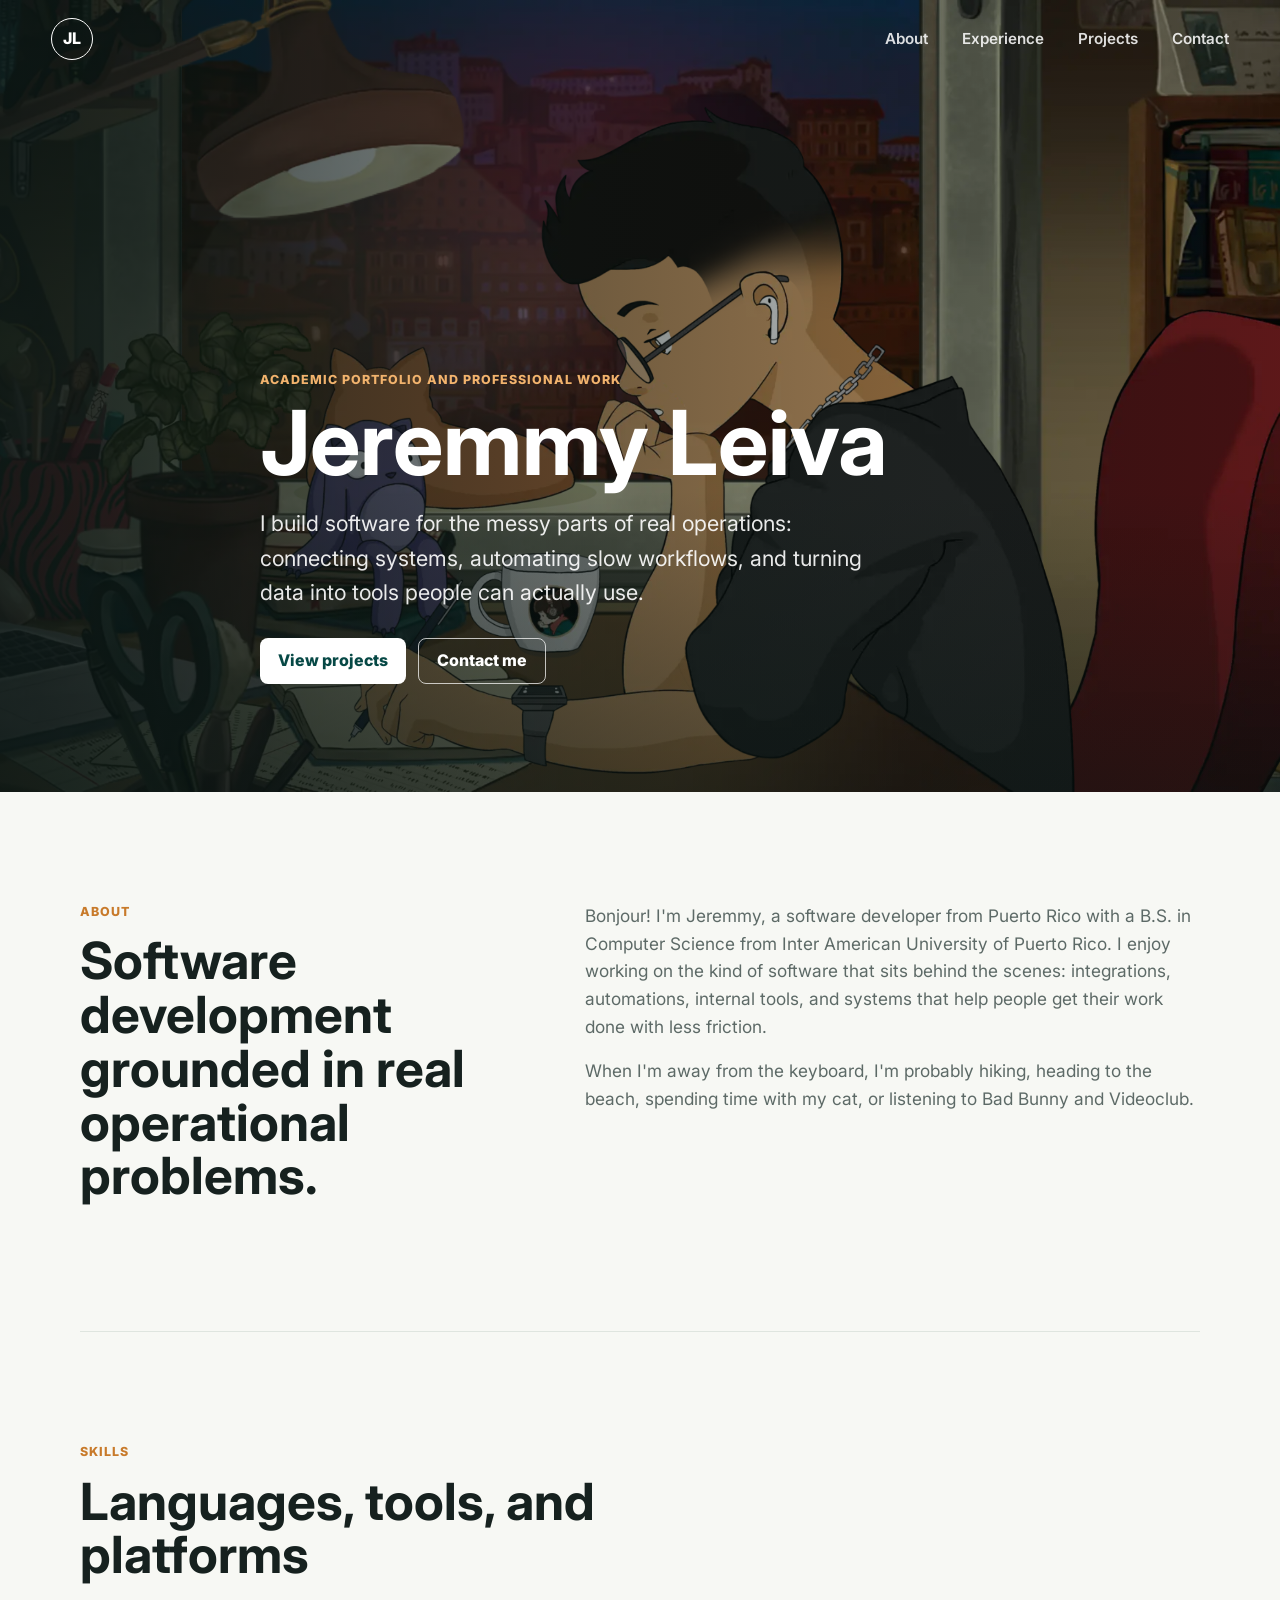
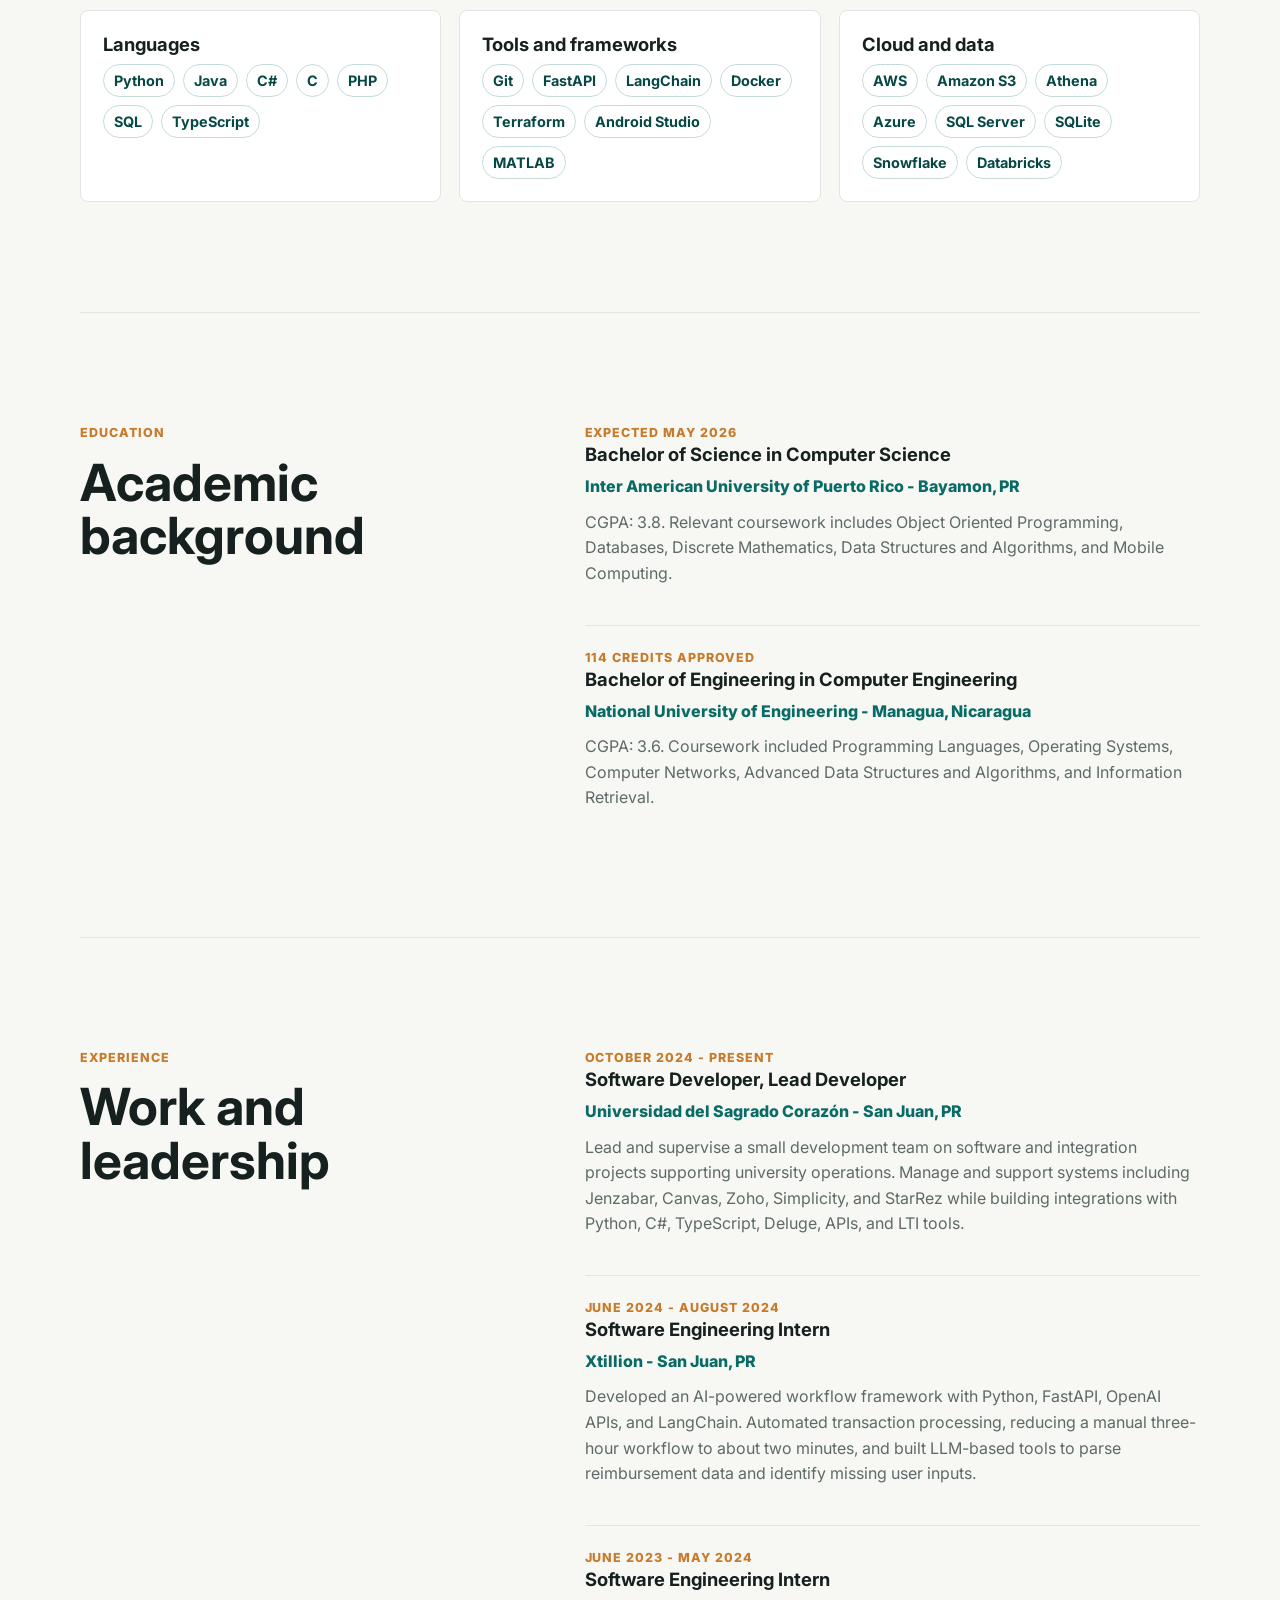
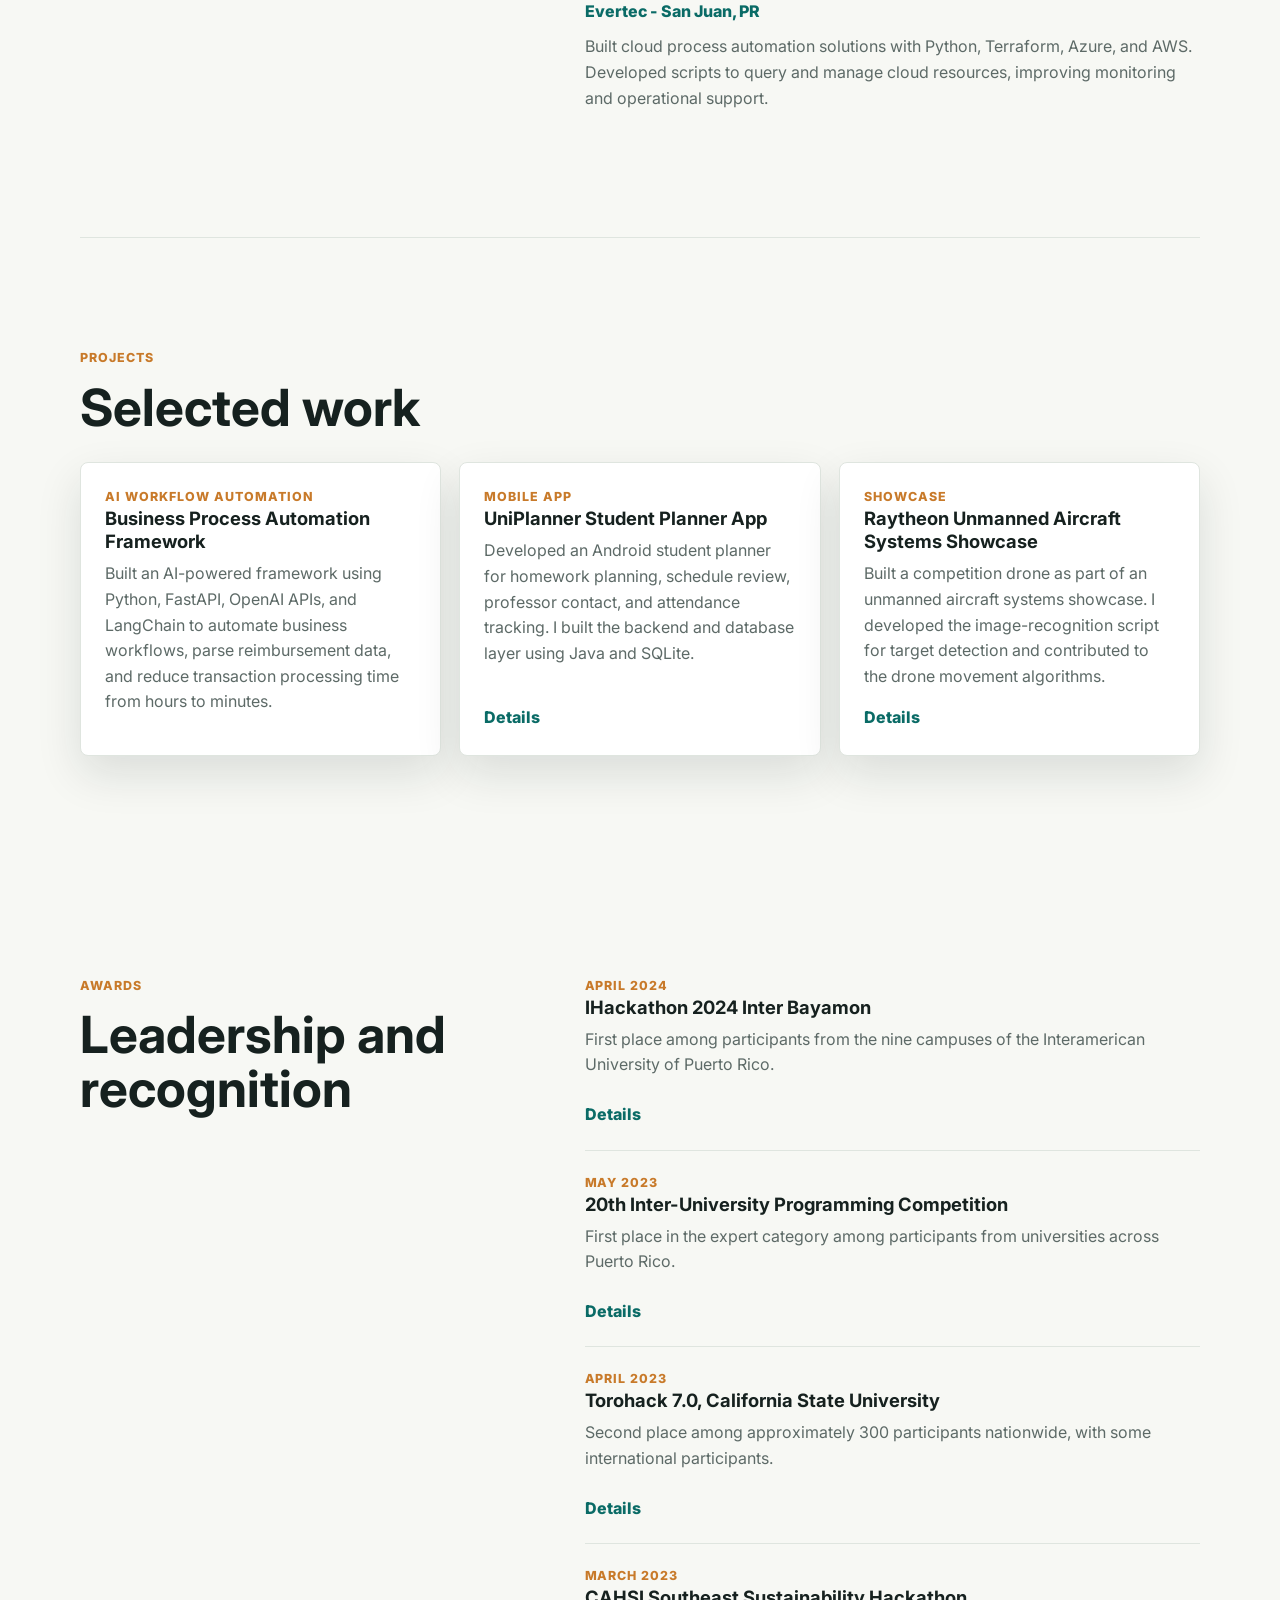
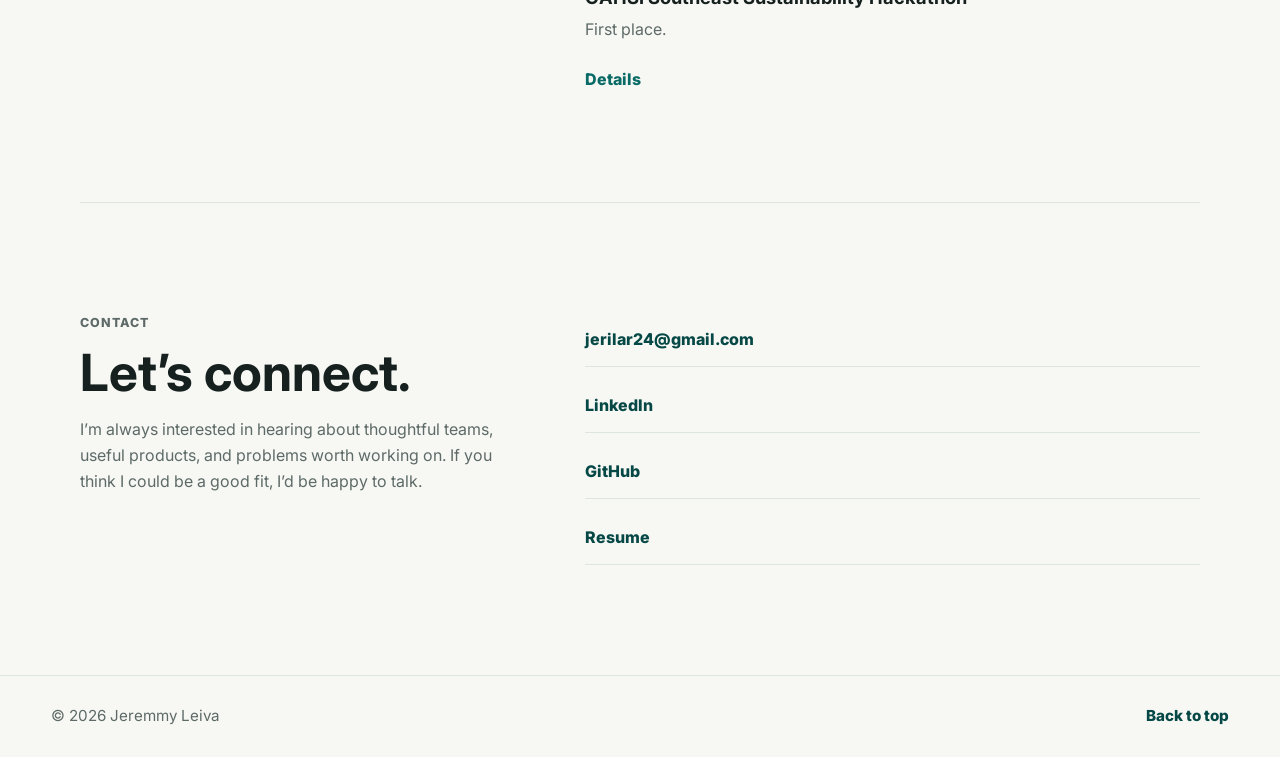
<file: index.html>
<!doctype html>
<html lang="en">
  <head>
    <meta charset="utf-8">
    <meta name="viewport" content="width=device-width, initial-scale=1">
    <meta
      name="description"
      content="Portfolio for Jeremmy Leiva, a computer science student and software developer focused on automation, integrations, cloud, and AI-powered tools."
    >
    <title>Jeremmy Leiva | Portfolio</title>
    <link rel="preconnect" href="https://fonts.googleapis.com">
    <link rel="preconnect" href="https://fonts.gstatic.com" crossorigin>
    <link
      href="https://fonts.googleapis.com/css2?family=Inter:wght@400;500;600;700;800&display=swap"
      rel="stylesheet"
    >
    <link rel="stylesheet" href="styles.css">
  </head>
  <body id="top">
    <header class="site-header">
      <a class="brand" href="#top" aria-label="Go to top">JL</a>
      <nav class="nav" aria-label="Main navigation">
        <a href="#about">About</a>
        <a href="#experience">Experience</a>
        <a href="#projects">Projects</a>
        <a href="#contact">Contact</a>
      </nav>
    </header>

    <main>
      <section class="hero" aria-labelledby="hero-title">
        <img class="hero-image" src="assets/hero-workspace.png" alt="">
        <div class="hero-overlay"></div>
        <div class="hero-content">
          <p class="eyebrow">Academic portfolio and professional work</p>
          <h1 id="hero-title">Jeremmy Leiva</h1>
          <p class="hero-summary">
            I build software for the messy parts of real operations: connecting
            systems, automating slow workflows, and turning data into tools
            people can actually use.
          </p>
          <div class="hero-actions">
            <a class="button primary" href="#projects">View projects</a>
            <a class="button secondary" href="#contact">Contact me</a>
          </div>
        </div>
      </section>

      <section class="section intro-grid" id="about">
        <div>
          <p class="section-label">About</p>
          <h2>Software development grounded in real operational problems.</h2>
        </div>
        <div class="intro-copy">
          <p>
            Bonjour! I'm Jeremmy, a software developer from Puerto Rico with a
            B.S. in Computer Science from Inter American University of Puerto
            Rico. I enjoy working on the kind of software that sits behind the
            scenes: integrations, automations, internal tools, and systems that
            help people get their work done with less friction.
          </p>
          <p>
            When I'm away from the keyboard, I'm probably hiking, heading to the
            beach, spending time with my cat, or listening to Bad Bunny and
            Videoclub.
          </p>
        </div>
      </section>

      <section class="section skills-section">
        <div class="section-heading">
          <p class="section-label">Skills</p>
          <h2>Languages, tools, and platforms</h2>
        </div>
        <div class="skill-groups" aria-label="Technical skills">
          <div>
            <h3>Languages</h3>
            <div class="skill-list">
              <span>Python</span>
              <span>Java</span>
              <span>C#</span>
              <span>C</span>
              <span>PHP</span>
              <span>SQL</span>
              <span>TypeScript</span>
            </div>
          </div>
          <div>
            <h3>Tools and frameworks</h3>
            <div class="skill-list">
              <span>Git</span>
              <span>FastAPI</span>
              <span>LangChain</span>
              <span>Docker</span>
              <span>Terraform</span>
              <span>Android Studio</span>
              <span>MATLAB</span>
            </div>
          </div>
          <div>
            <h3>Cloud and data</h3>
            <div class="skill-list">
              <span>AWS</span>
              <span>Amazon S3</span>
              <span>Athena</span>
              <span>Azure</span>
              <span>SQL Server</span>
              <span>SQLite</span>
              <span>Snowflake</span>
              <span>Databricks</span>
            </div>
          </div>
        </div>
      </section>

      <section class="section two-column">
        <div>
          <p class="section-label">Education</p>
          <h2>Academic background</h2>
        </div>
        <div class="timeline">
          <article class="timeline-item">
            <div class="timeline-meta">Expected May 2026</div>
            <h3>Bachelor of Science in Computer Science</h3>
            <p class="item-subtitle">
              <a href="https://www.inter.edu/en/" target="_blank" rel="noopener noreferrer">
                Inter American University of Puerto Rico
              </a>
              - Bayamon, PR
            </p>
            <p>
              CGPA: 3.8. Relevant coursework includes Object Oriented
              Programming, Databases, Discrete Mathematics, Data Structures and
              Algorithms, and Mobile Computing.
            </p>
          </article>
          <article class="timeline-item">
            <div class="timeline-meta">114 credits approved</div>
            <h3>Bachelor of Engineering in Computer Engineering</h3>
            <p class="item-subtitle">
              <a href="https://www.uni.edu.ni/index.html" target="_blank" rel="noopener noreferrer">
                National University of Engineering
              </a>
              - Managua, Nicaragua
            </p>
            <p>
              CGPA: 3.6. Coursework included Programming Languages, Operating
              Systems, Computer Networks, Advanced Data Structures and
              Algorithms, and Information Retrieval.
            </p>
          </article>
        </div>
      </section>

      <section class="section two-column" id="experience">
        <div>
          <p class="section-label">Experience</p>
          <h2>Work and leadership</h2>
        </div>
        <div class="timeline">
          <article class="timeline-item">
            <div class="timeline-meta">October 2024 - Present</div>
            <h3>Software Developer, Lead Developer</h3>
            <p class="item-subtitle">
              <a href="https://www.sagrado.edu/" target="_blank" rel="noopener noreferrer">
                Universidad del Sagrado Corazón
              </a>
              - San Juan, PR
            </p>
            <p>
              Lead and supervise a small development team on software and
              integration projects supporting university operations. Manage and
              support systems including Jenzabar, Canvas, Zoho, Simplicity, and
              StarRez while building integrations with Python, C#, TypeScript,
              Deluge, APIs, and LTI tools.
            </p>
          </article>
          <article class="timeline-item">
            <div class="timeline-meta">June 2024 - August 2024</div>
            <h3>Software Engineering Intern</h3>
            <p class="item-subtitle">
              <a href="https://www.xtillion.com/" target="_blank" rel="noopener noreferrer">
                Xtillion
              </a>
              - San Juan, PR
            </p>
            <p>
              Developed an AI-powered workflow framework with Python, FastAPI,
              OpenAI APIs, and LangChain. Automated transaction processing,
              reducing a manual three-hour workflow to about two minutes, and
              built LLM-based tools to parse reimbursement data and identify
              missing user inputs.
            </p>
          </article>
          <article class="timeline-item">
            <div class="timeline-meta">June 2023 - May 2024</div>
            <h3>Software Engineering Intern</h3>
            <p class="item-subtitle">
              <a href="https://evertecinc.com/en/who-we-are/" target="_blank" rel="noopener noreferrer">
                Evertec
              </a>
              - San Juan, PR
            </p>
            <p>
              Built cloud process automation solutions with Python, Terraform,
              Azure, and AWS. Developed scripts to query and manage cloud
              resources, improving monitoring and operational support.
            </p>
          </article>
        </div>
      </section>

      <section class="section" id="projects">
        <div class="section-heading">
          <p class="section-label">Projects</p>
          <h2>Selected work</h2>
        </div>
        <div class="project-grid">
          <article class="project-card">
            <div class="project-topline">AI workflow automation</div>
            <h3>Business Process Automation Framework</h3>
            <p>
              Built an AI-powered framework using Python, FastAPI, OpenAI APIs,
              and LangChain to automate business workflows, parse reimbursement
              data, and reduce transaction processing time from hours to minutes.
            </p>
          </article>
          <article class="project-card">
            <div class="project-topline">Mobile app</div>
            <h3>UniPlanner Student Planner App</h3>
            <p>
              Developed an Android student planner for homework planning,
              schedule review, professor contact, and attendance tracking. I
              built the backend and database layer using Java and SQLite.
            </p>
            <a href="projects/uniplanner.html" aria-label="View details about UniPlanner Student Planner App">Details</a>
          </article>
          <article class="project-card">
            <div class="project-topline">Showcase</div>
            <h3>Raytheon Unmanned Aircraft Systems Showcase</h3>
            <p>
              Built a competition drone as part of an unmanned aircraft systems
              showcase. I developed the image-recognition script for target
              detection and contributed to the drone movement algorithms.
            </p>
            <a href="projects/raytheon-uas.html" aria-label="View details about Raytheon Unmanned Aircraft Systems Showcase">Details</a>
          </article>
        </div>
      </section>

      <section class="section two-column">
        <div>
          <p class="section-label">Awards</p>
          <h2>Leadership and recognition</h2>
        </div>
        <div class="timeline">
          <article class="timeline-item">
            <div class="timeline-meta">April 2024</div>
            <h3>IHackathon 2024 Inter Bayamon</h3>
            <p>
              First place among participants from the nine campuses of the
              Interamerican University of Puerto Rico.
            </p>
            <a class="details-link" href="awards/ihackathon-2024.html" aria-label="View details about IHackathon 2024 Inter Bayamon">Details</a>
          </article>
          <article class="timeline-item">
            <div class="timeline-meta">May 2023</div>
            <h3>20th Inter-University Programming Competition</h3>
            <p>
              First place in the expert category among participants from
              universities across Puerto Rico.
            </p>
            <a class="details-link" href="awards/inter-university-programming-competition.html" aria-label="View details about the 20th Inter-University Programming Competition">Details</a>
          </article>
          <article class="timeline-item">
            <div class="timeline-meta">April 2023</div>
            <h3>Torohack 7.0, California State University</h3>
            <p>
              Second place among approximately 300 participants nationwide, with
              some international participants.
            </p>
            <a class="details-link" href="awards/torohack-7.html" aria-label="View details about Torohack 7.0">Details</a>
          </article>
          <article class="timeline-item">
            <div class="timeline-meta">March 2023</div>
            <h3>CAHSI Southeast Sustainability Hackathon</h3>
            <p>
              First place.
            </p>
            <a class="details-link" href="awards/cahsi-sustainability-hackathon.html" aria-label="View details about CAHSI Southeast Sustainability Hackathon">Details</a>
          </article>
        </div>
      </section>

      <section class="section contact" id="contact">
        <div>
          <p class="section-label">Contact</p>
          <h2>Let’s connect.</h2>
          <p>
            I’m always interested in hearing about thoughtful teams, useful
            products, and problems worth working on. If you think I could be a
            good fit, I’d be happy to talk.
          </p>
        </div>
        <div class="contact-links">
          <a href="mailto:jerilar24@gmail.com">jerilar24@gmail.com</a>
          <a href="https://www.linkedin.com/in/jeremmy-leiva-aguilar-jem/">LinkedIn</a>
          <a href="https://github.com/jerilar24">GitHub</a>
          <a href="Jeremmy%20Leiva%20Tech.pdf" download>Resume</a>
        </div>
      </section>
    </main>

    <footer class="footer">
      <span>&copy; <span id="year"></span> Jeremmy Leiva</span>
      <a href="#top">Back to top</a>
    </footer>

    <script src="script.js"></script>
  </body>
</html>
</file>
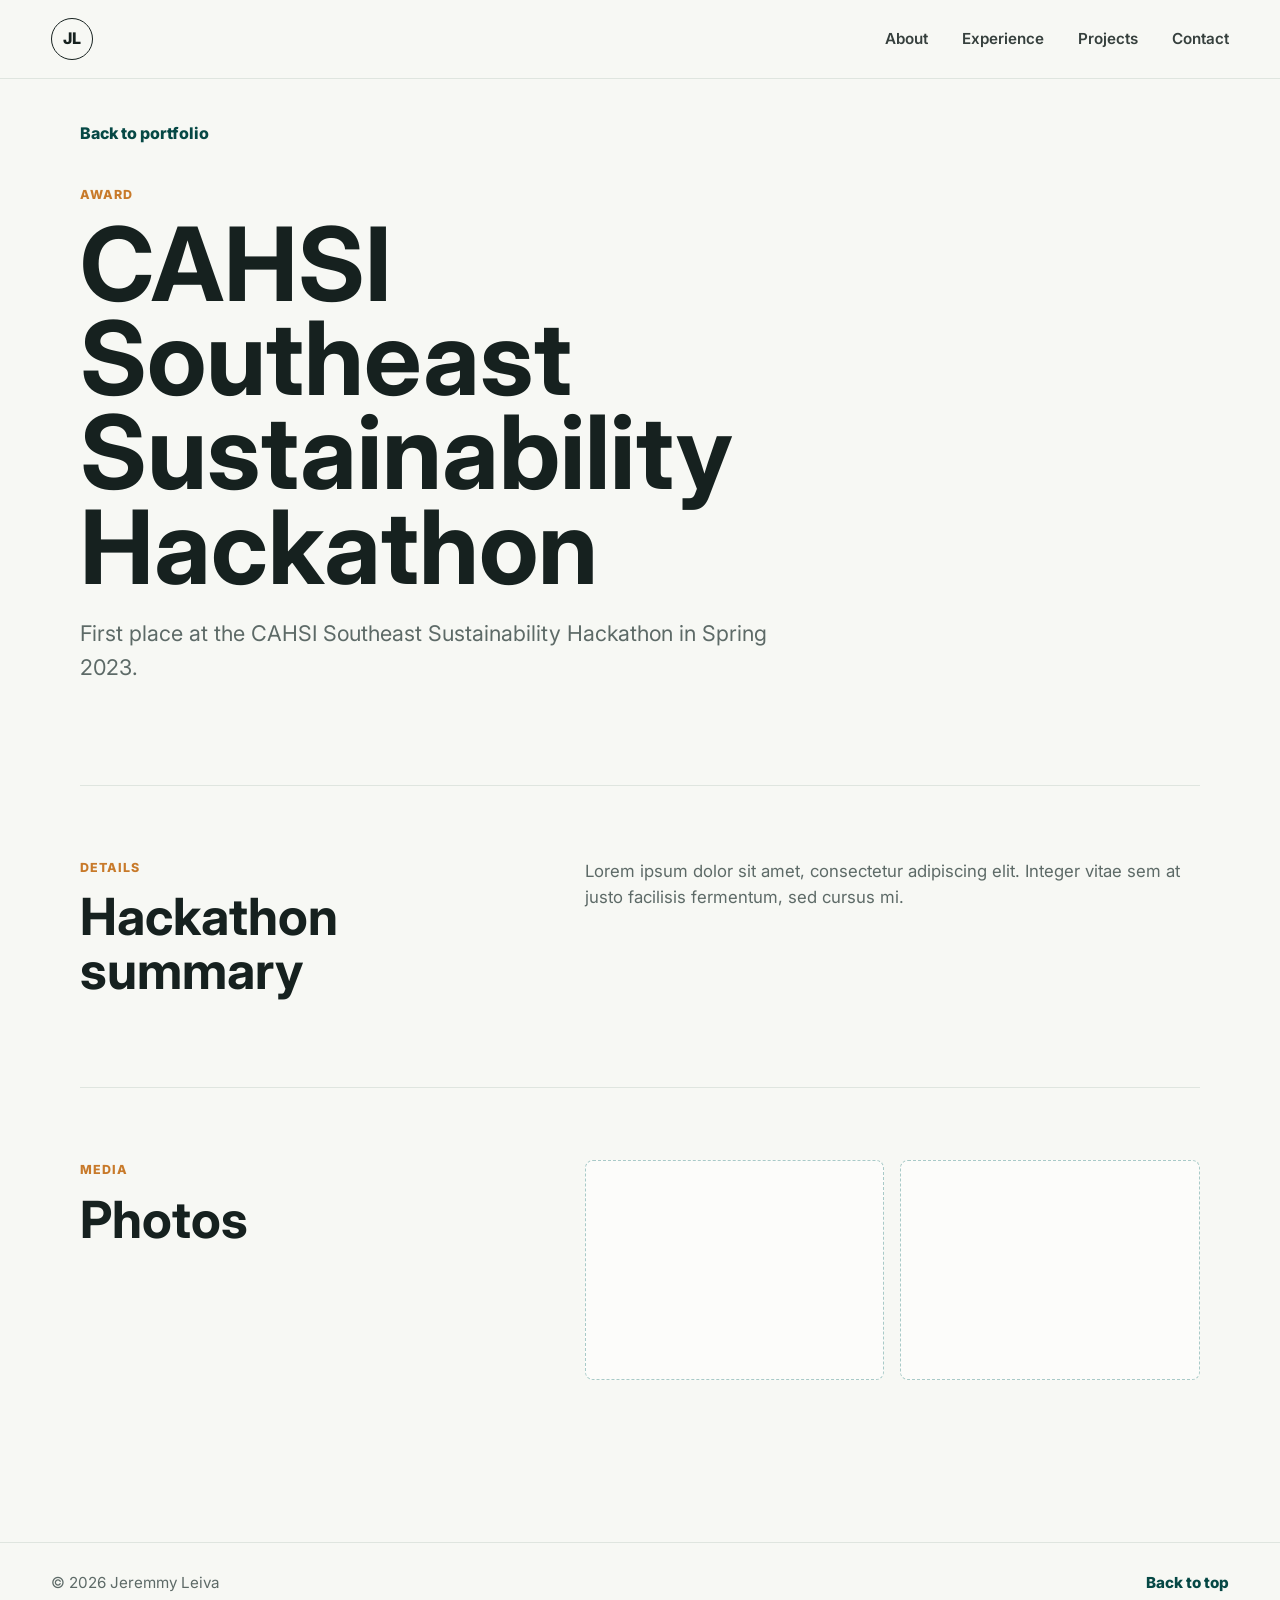
<file: awards/cahsi-sustainability-hackathon.html>
<!doctype html>
<html lang="en">
  <head>
    <meta charset="utf-8">
    <meta name="viewport" content="width=device-width, initial-scale=1">
    <meta
      name="description"
      content="Details about Jeremmy Leiva's first-place award at the CAHSI Southeast Sustainability Hackathon."
    >
    <title>CAHSI Southeast Sustainability Hackathon | Jeremmy Leiva</title>
    <link rel="preconnect" href="https://fonts.googleapis.com">
    <link rel="preconnect" href="https://fonts.gstatic.com" crossorigin>
    <link
      href="https://fonts.googleapis.com/css2?family=Inter:wght@400;500;600;700;800&display=swap"
      rel="stylesheet"
    >
    <link rel="stylesheet" href="../styles.css">
  </head>
  <body class="detail-page" id="top">
    <header class="site-header">
      <a class="brand" href="../index.html" aria-label="Go to home">JL</a>
      <nav class="nav" aria-label="Main navigation">
        <a href="../index.html#about">About</a>
        <a href="../index.html#experience">Experience</a>
        <a href="../index.html#projects">Projects</a>
        <a href="../index.html#contact">Contact</a>
      </nav>
    </header>

    <main class="detail-main">
      <a class="back-link" href="../index.html#projects">Back to portfolio</a>

      <section class="detail-hero">
        <p class="section-label">Award</p>
        <h1>CAHSI Southeast Sustainability Hackathon</h1>
        <p>
          First place at the CAHSI Southeast Sustainability Hackathon in Spring
          2023.
        </p>
      </section>

      <section class="detail-grid">
        <div>
          <p class="section-label">Details</p>
          <h2>Hackathon summary</h2>
        </div>
        <div class="detail-copy">
          <p>
            Lorem ipsum dolor sit amet, consectetur adipiscing elit. Integer
            vitae sem at justo facilisis fermentum, sed cursus mi.
          </p>
        </div>
      </section>

      <section class="detail-grid">
        <div>
          <p class="section-label">Media</p>
          <h2>Photos</h2>
        </div>
        <div class="media-grid">
          <div class="media-slot"></div>
          <div class="media-slot"></div>
        </div>
      </section>
    </main>

    <footer class="footer">
      <span>&copy; <span id="year"></span> Jeremmy Leiva</span>
      <a href="#top">Back to top</a>
    </footer>

    <script src="../script.js"></script>
  </body>
</html>
</file>
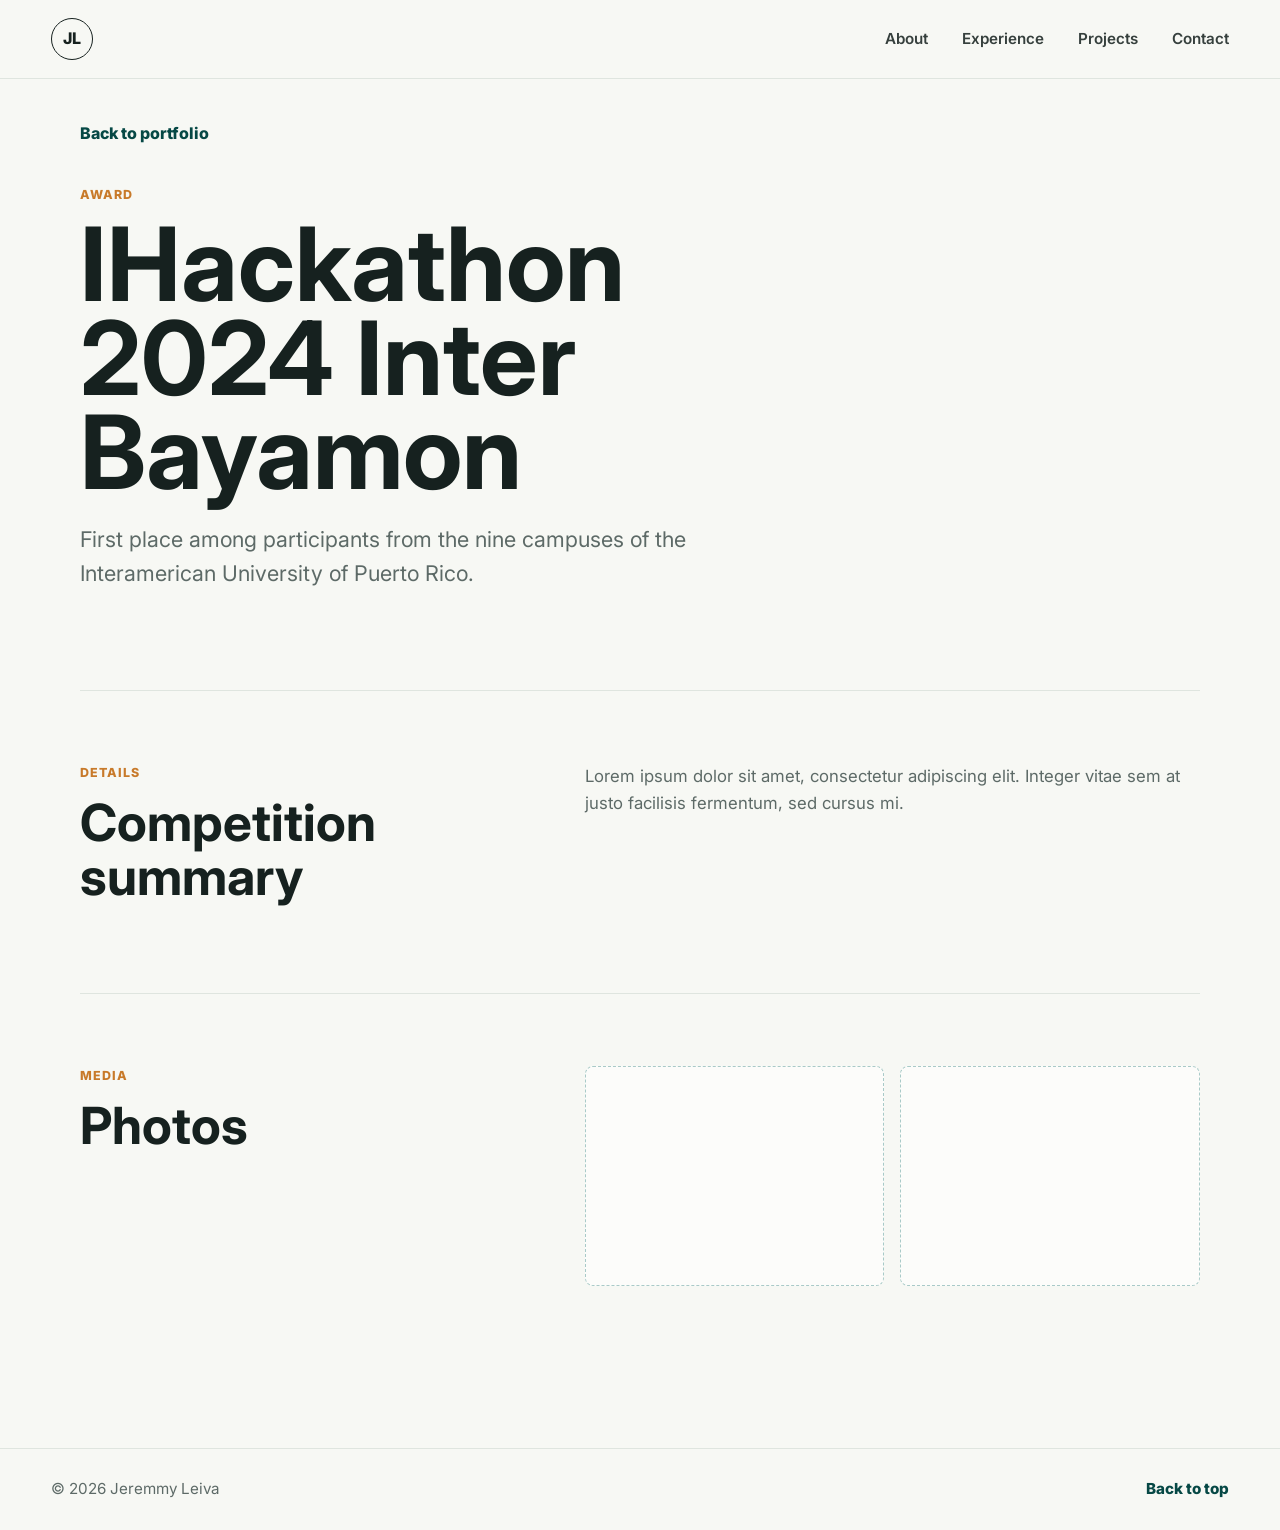
<file: awards/ihackathon-2024.html>
<!doctype html>
<html lang="en">
  <head>
    <meta charset="utf-8">
    <meta name="viewport" content="width=device-width, initial-scale=1">
    <meta
      name="description"
      content="Details about Jeremmy Leiva's first-place award at IHackathon 2024 Inter Bayamon."
    >
    <title>IHackathon 2024 | Jeremmy Leiva</title>
    <link rel="preconnect" href="https://fonts.googleapis.com">
    <link rel="preconnect" href="https://fonts.gstatic.com" crossorigin>
    <link
      href="https://fonts.googleapis.com/css2?family=Inter:wght@400;500;600;700;800&display=swap"
      rel="stylesheet"
    >
    <link rel="stylesheet" href="../styles.css">
  </head>
  <body class="detail-page" id="top">
    <header class="site-header">
      <a class="brand" href="../index.html" aria-label="Go to home">JL</a>
      <nav class="nav" aria-label="Main navigation">
        <a href="../index.html#about">About</a>
        <a href="../index.html#experience">Experience</a>
        <a href="../index.html#projects">Projects</a>
        <a href="../index.html#contact">Contact</a>
      </nav>
    </header>

    <main class="detail-main">
      <a class="back-link" href="../index.html#projects">Back to portfolio</a>

      <section class="detail-hero">
        <p class="section-label">Award</p>
        <h1>IHackathon 2024 Inter Bayamon</h1>
        <p>
          First place among participants from the nine campuses of the
          Interamerican University of Puerto Rico.
        </p>
      </section>

      <section class="detail-grid">
        <div>
          <p class="section-label">Details</p>
          <h2>Competition summary</h2>
        </div>
        <div class="detail-copy">
          <p>
            Lorem ipsum dolor sit amet, consectetur adipiscing elit. Integer
            vitae sem at justo facilisis fermentum, sed cursus mi.
          </p>
        </div>
      </section>

      <section class="detail-grid">
        <div>
          <p class="section-label">Media</p>
          <h2>Photos</h2>
        </div>
        <div class="media-grid">
          <div class="media-slot"></div>
          <div class="media-slot"></div>
        </div>
      </section>
    </main>

    <footer class="footer">
      <span>&copy; <span id="year"></span> Jeremmy Leiva</span>
      <a href="#top">Back to top</a>
    </footer>

    <script src="../script.js"></script>
  </body>
</html>
</file>
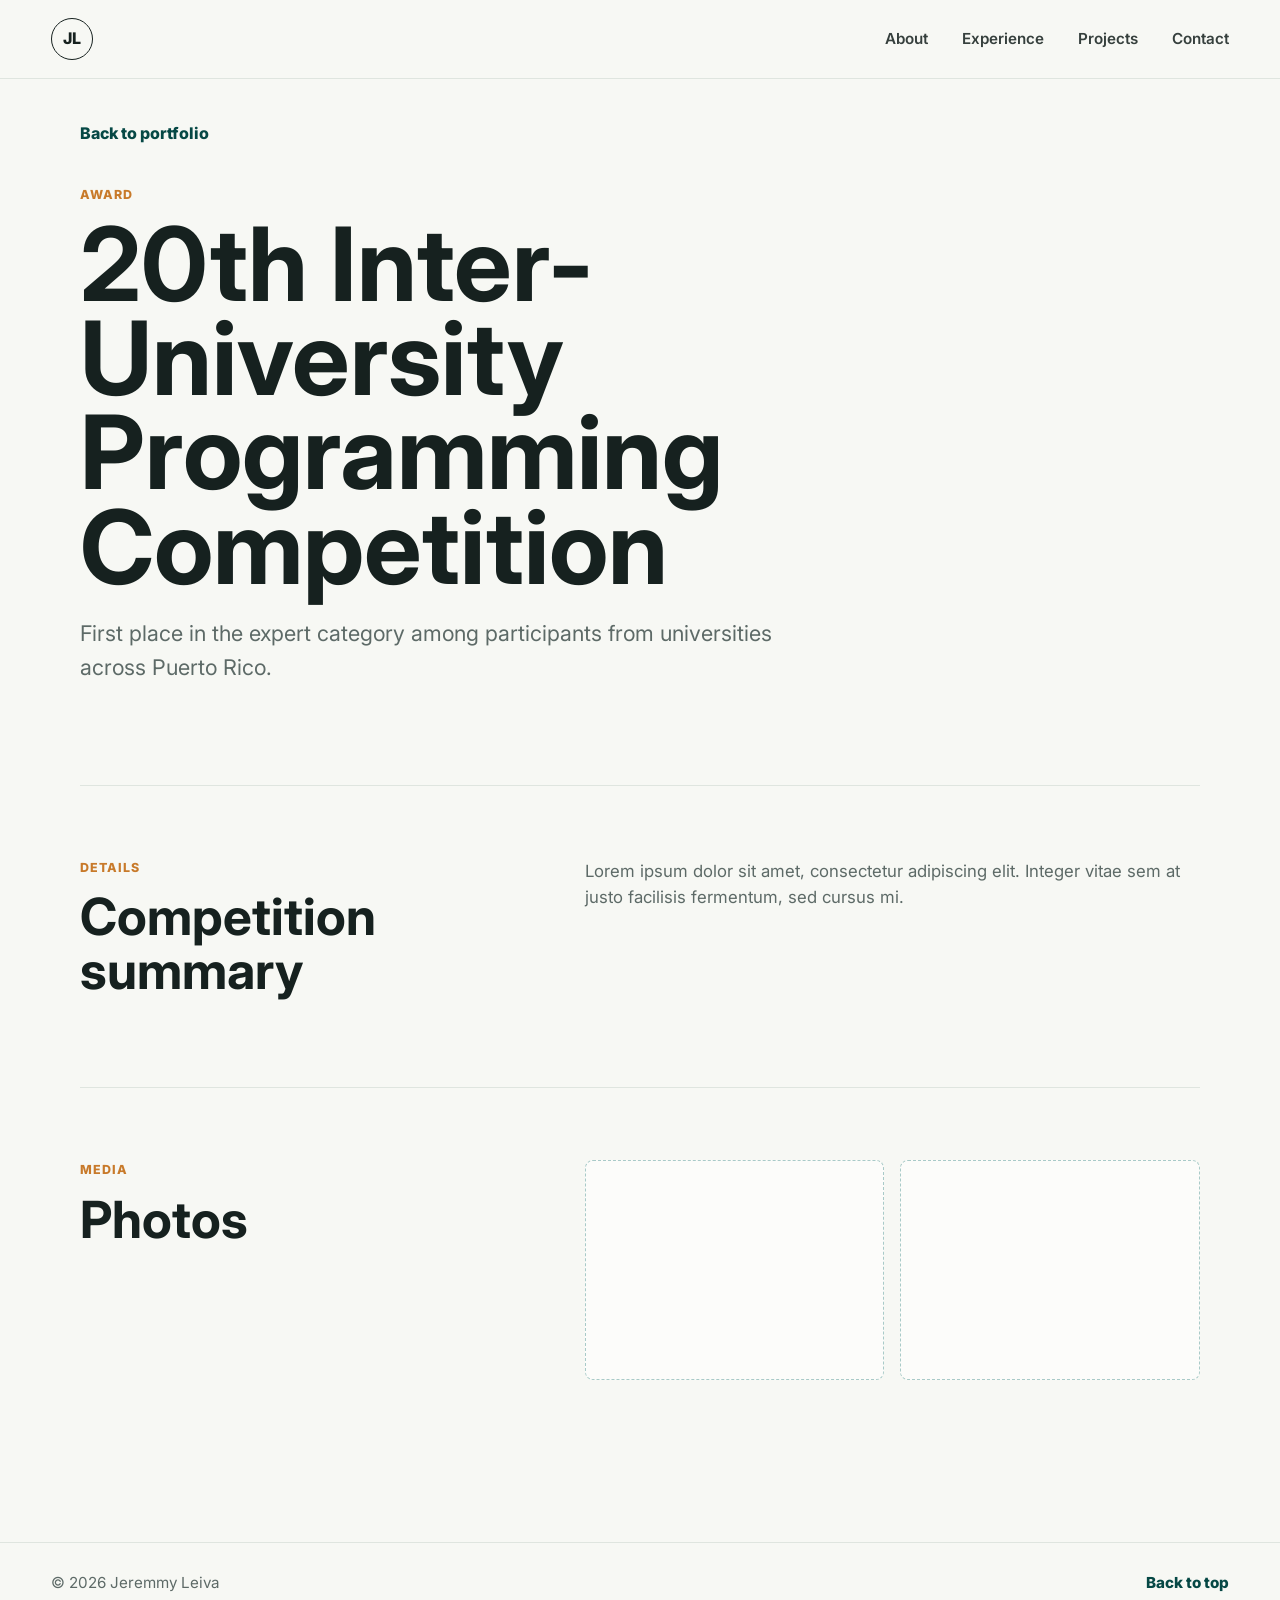
<file: awards/inter-university-programming-competition.html>
<!doctype html>
<html lang="en">
  <head>
    <meta charset="utf-8">
    <meta name="viewport" content="width=device-width, initial-scale=1">
    <meta
      name="description"
      content="Details about Jeremmy Leiva's first-place award at the 20th Inter-University Programming Competition."
    >
    <title>20th Inter-University Programming Competition | Jeremmy Leiva</title>
    <link rel="preconnect" href="https://fonts.googleapis.com">
    <link rel="preconnect" href="https://fonts.gstatic.com" crossorigin>
    <link
      href="https://fonts.googleapis.com/css2?family=Inter:wght@400;500;600;700;800&display=swap"
      rel="stylesheet"
    >
    <link rel="stylesheet" href="../styles.css">
  </head>
  <body class="detail-page" id="top">
    <header class="site-header">
      <a class="brand" href="../index.html" aria-label="Go to home">JL</a>
      <nav class="nav" aria-label="Main navigation">
        <a href="../index.html#about">About</a>
        <a href="../index.html#experience">Experience</a>
        <a href="../index.html#projects">Projects</a>
        <a href="../index.html#contact">Contact</a>
      </nav>
    </header>

    <main class="detail-main">
      <a class="back-link" href="../index.html#projects">Back to portfolio</a>

      <section class="detail-hero">
        <p class="section-label">Award</p>
        <h1>20th Inter-University Programming Competition</h1>
        <p>
          First place in the expert category among participants from
          universities across Puerto Rico.
        </p>
      </section>

      <section class="detail-grid">
        <div>
          <p class="section-label">Details</p>
          <h2>Competition summary</h2>
        </div>
        <div class="detail-copy">
          <p>
            Lorem ipsum dolor sit amet, consectetur adipiscing elit. Integer
            vitae sem at justo facilisis fermentum, sed cursus mi.
          </p>
        </div>
      </section>

      <section class="detail-grid">
        <div>
          <p class="section-label">Media</p>
          <h2>Photos</h2>
        </div>
        <div class="media-grid">
          <div class="media-slot"></div>
          <div class="media-slot"></div>
        </div>
      </section>
    </main>

    <footer class="footer">
      <span>&copy; <span id="year"></span> Jeremmy Leiva</span>
      <a href="#top">Back to top</a>
    </footer>

    <script src="../script.js"></script>
  </body>
</html>
</file>
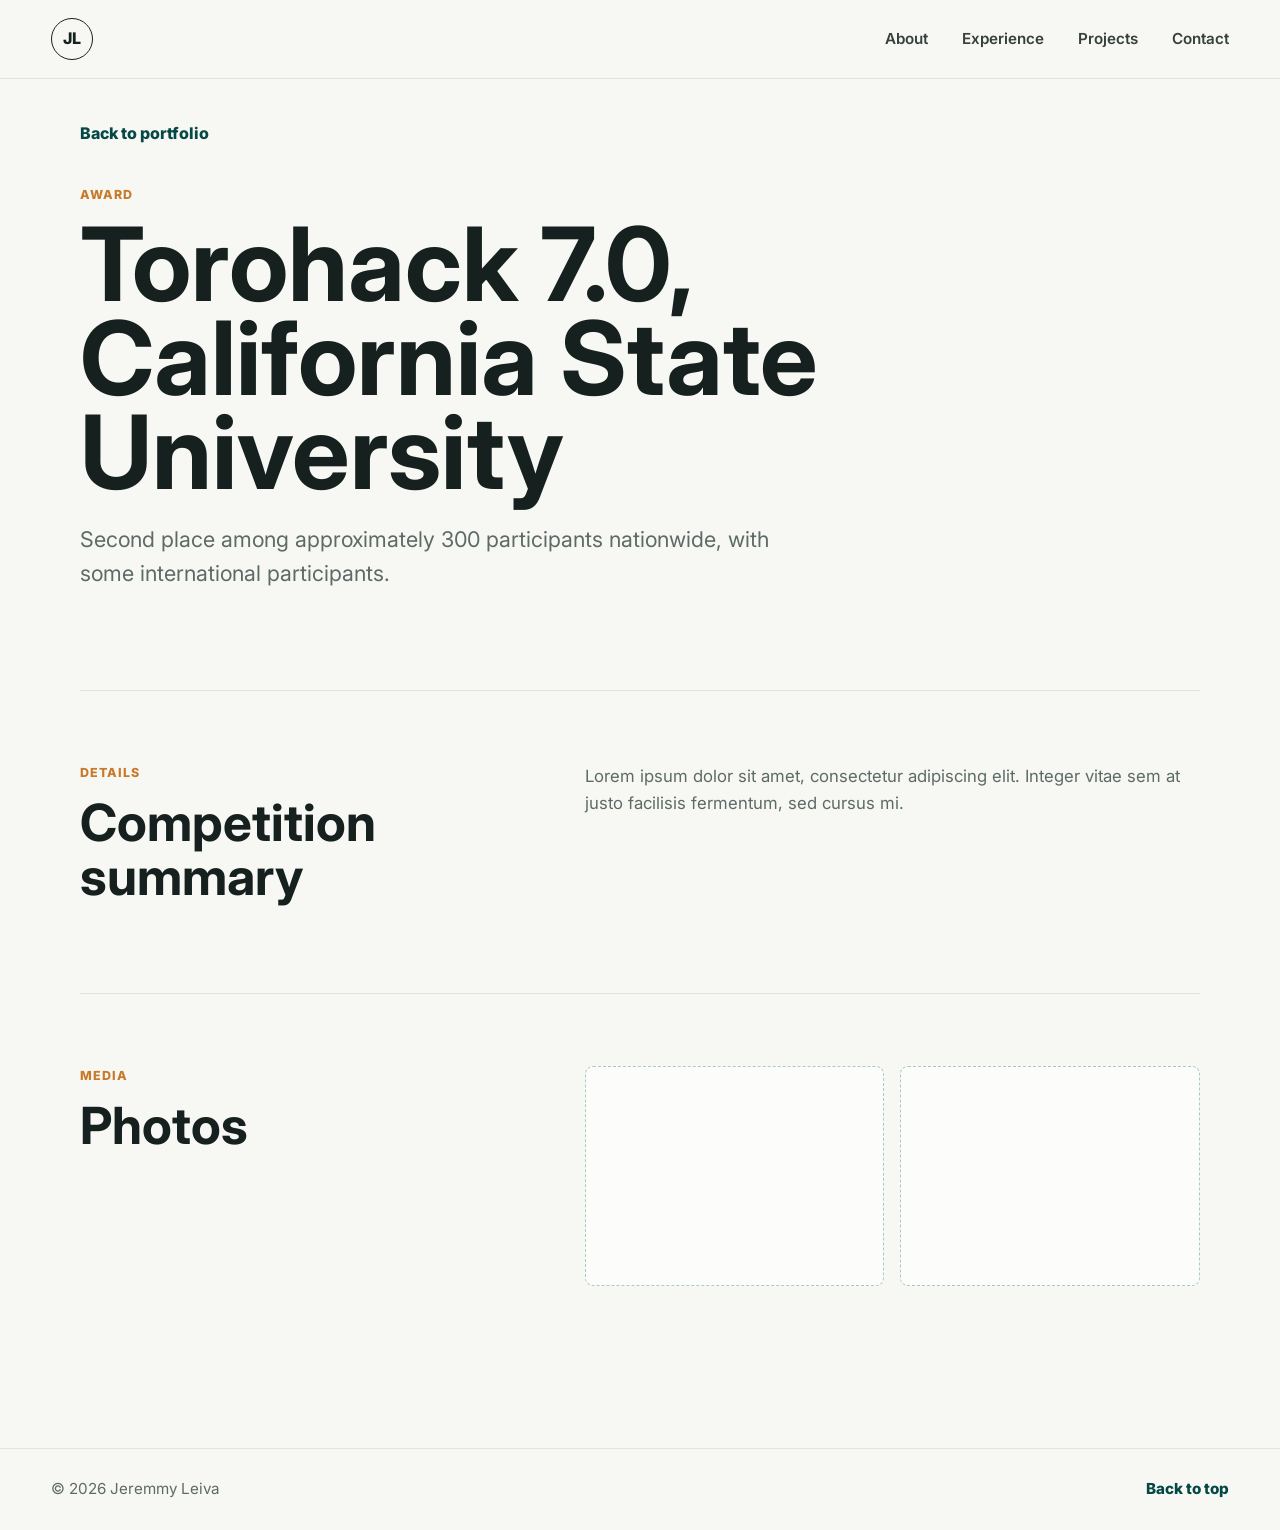
<file: awards/torohack-7.html>
<!doctype html>
<html lang="en">
  <head>
    <meta charset="utf-8">
    <meta name="viewport" content="width=device-width, initial-scale=1">
    <meta
      name="description"
      content="Details about Jeremmy Leiva's second-place award at Torohack 7.0."
    >
    <title>Torohack 7.0 | Jeremmy Leiva</title>
    <link rel="preconnect" href="https://fonts.googleapis.com">
    <link rel="preconnect" href="https://fonts.gstatic.com" crossorigin>
    <link
      href="https://fonts.googleapis.com/css2?family=Inter:wght@400;500;600;700;800&display=swap"
      rel="stylesheet"
    >
    <link rel="stylesheet" href="../styles.css">
  </head>
  <body class="detail-page" id="top">
    <header class="site-header">
      <a class="brand" href="../index.html" aria-label="Go to home">JL</a>
      <nav class="nav" aria-label="Main navigation">
        <a href="../index.html#about">About</a>
        <a href="../index.html#experience">Experience</a>
        <a href="../index.html#projects">Projects</a>
        <a href="../index.html#contact">Contact</a>
      </nav>
    </header>

    <main class="detail-main">
      <a class="back-link" href="../index.html#projects">Back to portfolio</a>

      <section class="detail-hero">
        <p class="section-label">Award</p>
        <h1>Torohack 7.0, California State University</h1>
        <p>
          Second place among approximately 300 participants nationwide, with
          some international participants.
        </p>
      </section>

      <section class="detail-grid">
        <div>
          <p class="section-label">Details</p>
          <h2>Competition summary</h2>
        </div>
        <div class="detail-copy">
          <p>
            Lorem ipsum dolor sit amet, consectetur adipiscing elit. Integer
            vitae sem at justo facilisis fermentum, sed cursus mi.
          </p>
        </div>
      </section>

      <section class="detail-grid">
        <div>
          <p class="section-label">Media</p>
          <h2>Photos</h2>
        </div>
        <div class="media-grid">
          <div class="media-slot"></div>
          <div class="media-slot"></div>
        </div>
      </section>
    </main>

    <footer class="footer">
      <span>&copy; <span id="year"></span> Jeremmy Leiva</span>
      <a href="#top">Back to top</a>
    </footer>

    <script src="../script.js"></script>
  </body>
</html>
</file>
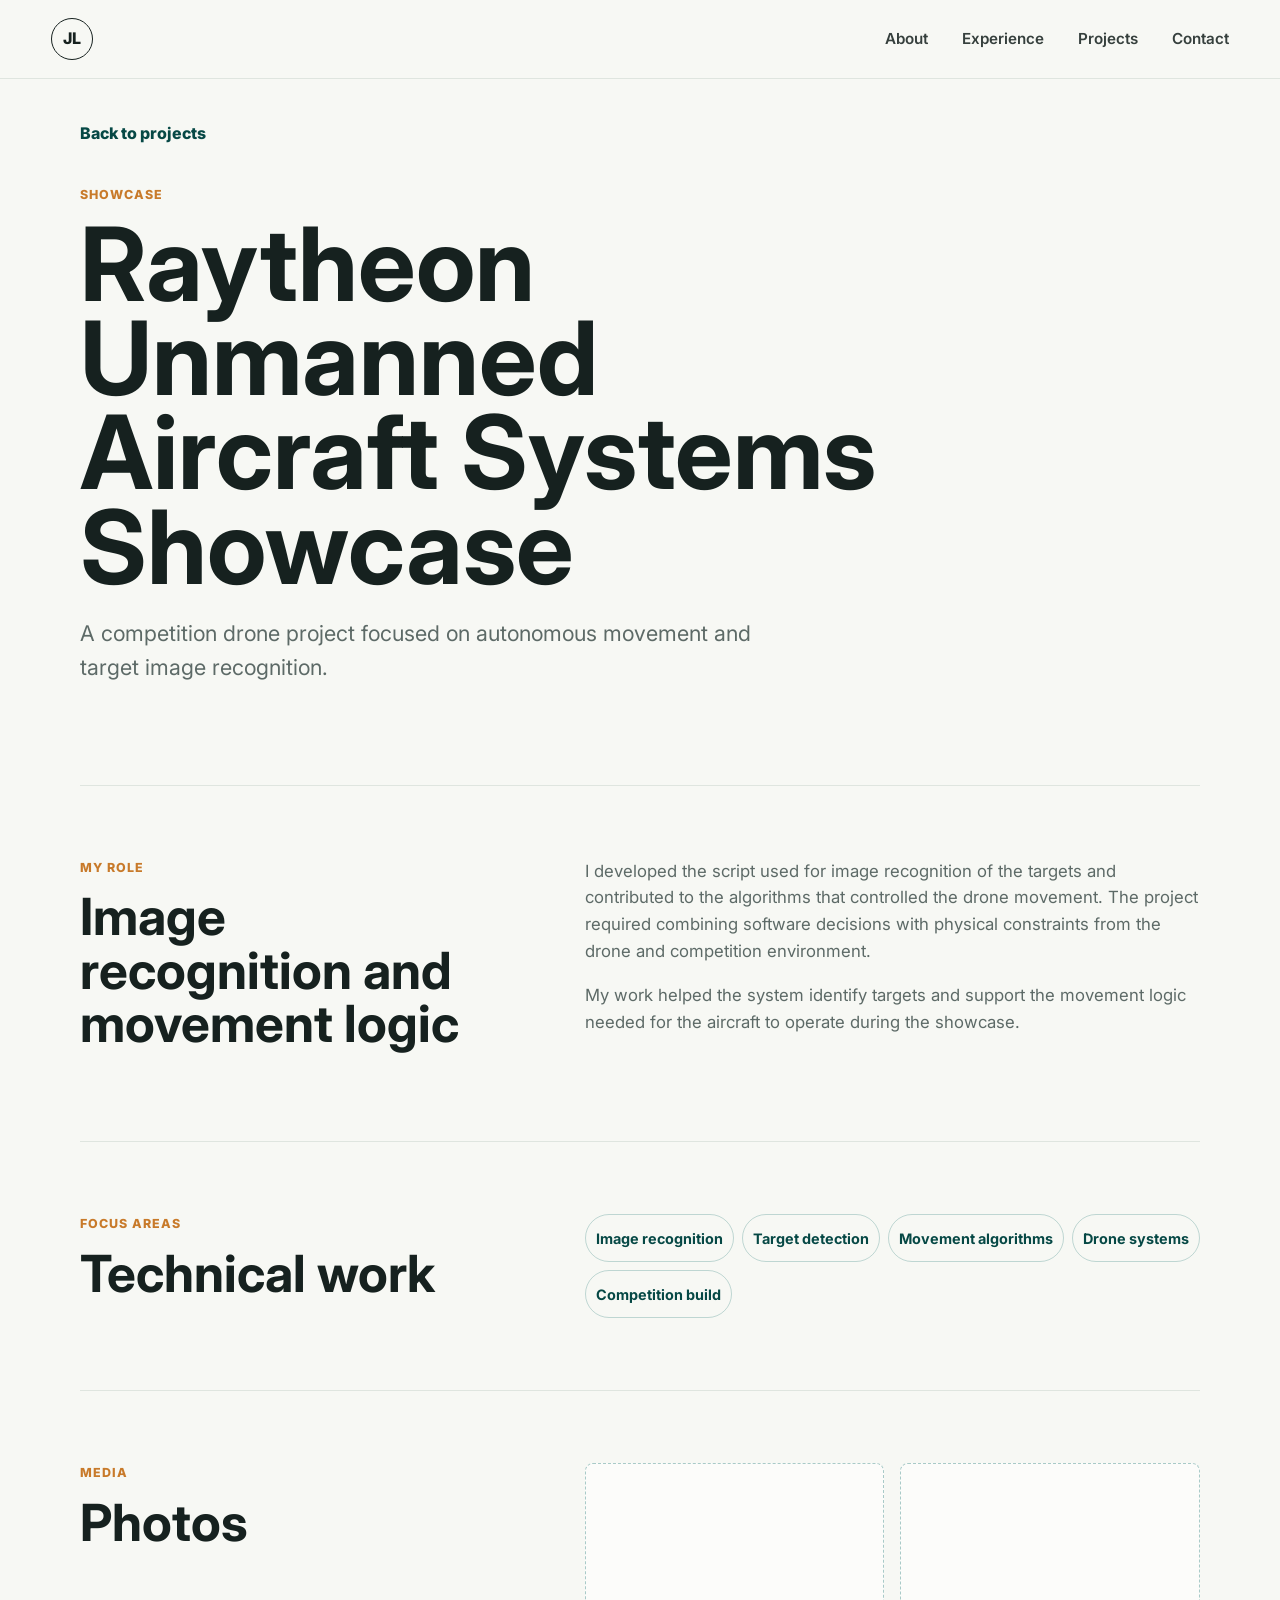
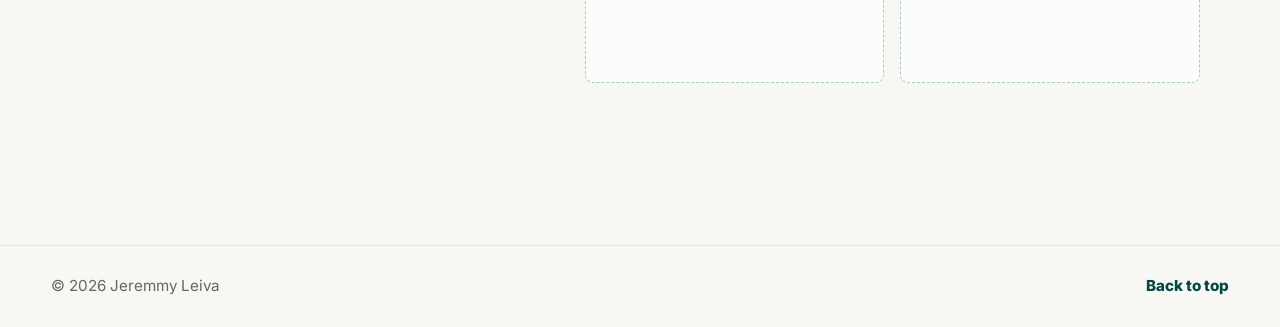
<file: projects/raytheon-uas.html>
<!doctype html>
<html lang="en">
  <head>
    <meta charset="utf-8">
    <meta name="viewport" content="width=device-width, initial-scale=1">
    <meta
      name="description"
      content="Details about the Raytheon Unmanned Aircraft Systems Showcase project by Jeremmy Leiva."
    >
    <title>Raytheon UAS Showcase | Jeremmy Leiva</title>
    <link rel="preconnect" href="https://fonts.googleapis.com">
    <link rel="preconnect" href="https://fonts.gstatic.com" crossorigin>
    <link
      href="https://fonts.googleapis.com/css2?family=Inter:wght@400;500;600;700;800&display=swap"
      rel="stylesheet"
    >
    <link rel="stylesheet" href="../styles.css">
  </head>
  <body class="detail-page" id="top">
    <header class="site-header">
      <a class="brand" href="../index.html" aria-label="Go to home">JL</a>
      <nav class="nav" aria-label="Main navigation">
        <a href="../index.html#about">About</a>
        <a href="../index.html#experience">Experience</a>
        <a href="../index.html#projects">Projects</a>
        <a href="../index.html#contact">Contact</a>
      </nav>
    </header>

    <main class="detail-main">
      <a class="back-link" href="../index.html#projects">Back to projects</a>

      <section class="detail-hero">
        <p class="section-label">Showcase</p>
        <h1>Raytheon Unmanned Aircraft Systems Showcase</h1>
        <p>
          A competition drone project focused on autonomous movement and target
          image recognition.
        </p>
      </section>

      <section class="detail-grid">
        <div>
          <p class="section-label">My role</p>
          <h2>Image recognition and movement logic</h2>
        </div>
        <div class="detail-copy">
          <p>
            I developed the script used for image recognition of the targets and
            contributed to the algorithms that controlled the drone movement.
            The project required combining software decisions with physical
            constraints from the drone and competition environment.
          </p>
          <p>
            My work helped the system identify targets and support the movement
            logic needed for the aircraft to operate during the showcase.
          </p>
        </div>
      </section>

      <section class="detail-grid">
        <div>
          <p class="section-label">Focus areas</p>
          <h2>Technical work</h2>
        </div>
        <div class="skill-list">
          <span>Image recognition</span>
          <span>Target detection</span>
          <span>Movement algorithms</span>
          <span>Drone systems</span>
          <span>Competition build</span>
        </div>
      </section>

      <section class="detail-grid">
        <div>
          <p class="section-label">Media</p>
          <h2>Photos</h2>
        </div>
        <div class="media-grid">
          <div class="media-slot"></div>
          <div class="media-slot"></div>
        </div>
      </section>
    </main>

    <footer class="footer">
      <span>&copy; <span id="year"></span> Jeremmy Leiva</span>
      <a href="#top">Back to top</a>
    </footer>

    <script src="../script.js"></script>
  </body>
</html>
</file>
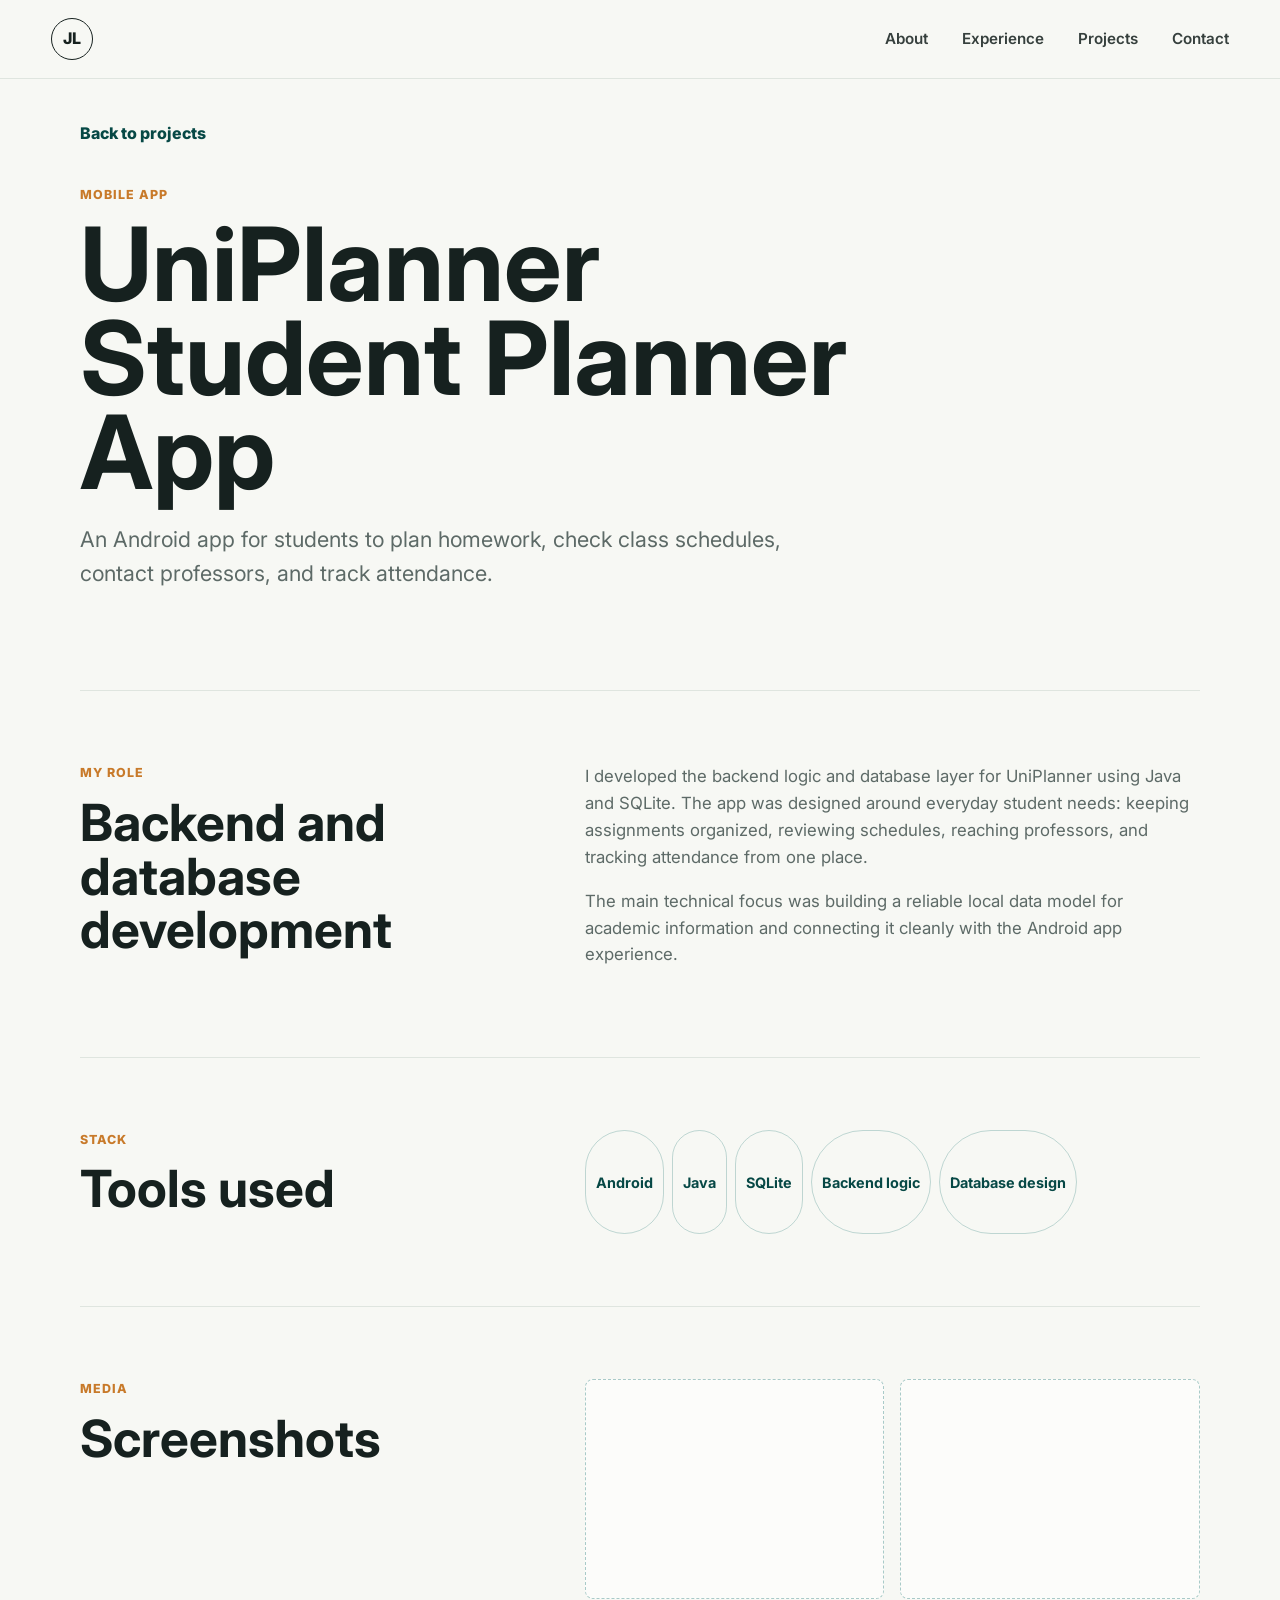
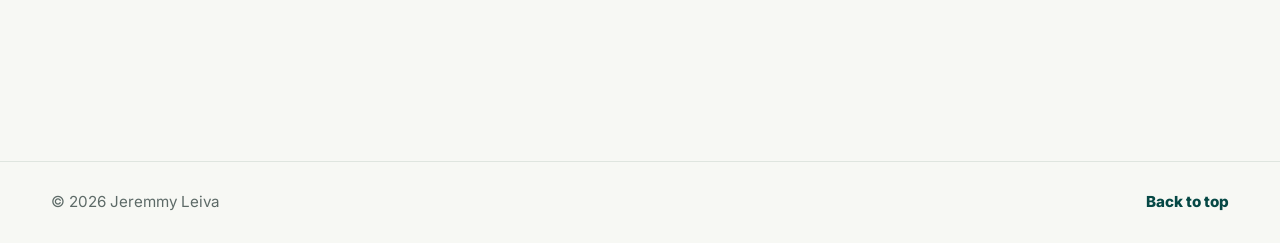
<file: projects/uniplanner.html>
<!doctype html>
<html lang="en">
  <head>
    <meta charset="utf-8">
    <meta name="viewport" content="width=device-width, initial-scale=1">
    <meta
      name="description"
      content="Details about UniPlanner, an Android student planner app by Jeremmy Leiva."
    >
    <title>UniPlanner | Jeremmy Leiva</title>
    <link rel="preconnect" href="https://fonts.googleapis.com">
    <link rel="preconnect" href="https://fonts.gstatic.com" crossorigin>
    <link
      href="https://fonts.googleapis.com/css2?family=Inter:wght@400;500;600;700;800&display=swap"
      rel="stylesheet"
    >
    <link rel="stylesheet" href="../styles.css">
  </head>
  <body class="detail-page" id="top">
    <header class="site-header">
      <a class="brand" href="../index.html" aria-label="Go to home">JL</a>
      <nav class="nav" aria-label="Main navigation">
        <a href="../index.html#about">About</a>
        <a href="../index.html#experience">Experience</a>
        <a href="../index.html#projects">Projects</a>
        <a href="../index.html#contact">Contact</a>
      </nav>
    </header>

    <main class="detail-main">
      <a class="back-link" href="../index.html#projects">Back to projects</a>

      <section class="detail-hero">
        <p class="section-label">Mobile app</p>
        <h1>UniPlanner Student Planner App</h1>
        <p>
          An Android app for students to plan homework, check class schedules,
          contact professors, and track attendance.
        </p>
      </section>

      <section class="detail-grid">
        <div>
          <p class="section-label">My role</p>
          <h2>Backend and database development</h2>
        </div>
        <div class="detail-copy">
          <p>
            I developed the backend logic and database layer for UniPlanner
            using Java and SQLite. The app was designed around everyday student
            needs: keeping assignments organized, reviewing schedules, reaching
            professors, and tracking attendance from one place.
          </p>
          <p>
            The main technical focus was building a reliable local data model
            for academic information and connecting it cleanly with the Android
            app experience.
          </p>
        </div>
      </section>

      <section class="detail-grid">
        <div>
          <p class="section-label">Stack</p>
          <h2>Tools used</h2>
        </div>
        <div class="skill-list">
          <span>Android</span>
          <span>Java</span>
          <span>SQLite</span>
          <span>Backend logic</span>
          <span>Database design</span>
        </div>
      </section>

      <section class="detail-grid">
        <div>
          <p class="section-label">Media</p>
          <h2>Screenshots</h2>
        </div>
        <div class="media-grid">
          <div class="media-slot"></div>
          <div class="media-slot"></div>
        </div>
      </section>
    </main>

    <footer class="footer">
      <span>&copy; <span id="year"></span> Jeremmy Leiva</span>
      <a href="#top">Back to top</a>
    </footer>

    <script src="../script.js"></script>
  </body>
</html>
</file>
<file: styles.css>
:root {
  --ink: #16211f;
  --muted: #5d6a67;
  --paper: #f7f8f4;
  --panel: #ffffff;
  --line: #dfe5df;
  --teal: #0a6b66;
  --teal-dark: #064845;
  --amber: #c87a2a;
  --shadow: 0 18px 45px rgba(17, 31, 29, 0.12);
}

* {
  box-sizing: border-box;
}

html {
  scroll-behavior: smooth;
}

body {
  margin: 0;
  background: var(--paper);
  color: var(--ink);
  font-family: Inter, system-ui, -apple-system, BlinkMacSystemFont, "Segoe UI", sans-serif;
  line-height: 1.6;
}

a {
  color: inherit;
  text-decoration: none;
}

.site-header {
  position: fixed;
  z-index: 10;
  top: 0;
  left: 0;
  right: 0;
  display: flex;
  align-items: center;
  justify-content: space-between;
  gap: 24px;
  padding: 18px clamp(20px, 4vw, 56px);
  color: #fff;
}

.site-header.is-scrolled {
  background: rgba(247, 248, 244, 0.92);
  border-bottom: 1px solid var(--line);
  color: var(--ink);
  backdrop-filter: blur(12px);
}

.brand {
  display: inline-grid;
  width: 42px;
  height: 42px;
  place-items: center;
  border: 1px solid currentColor;
  border-radius: 50%;
  font-weight: 800;
  letter-spacing: 0;
}

.nav {
  display: flex;
  align-items: center;
  gap: clamp(14px, 3vw, 34px);
  font-size: 0.95rem;
  font-weight: 600;
}

.nav a {
  opacity: 0.86;
}

.nav a:hover,
.nav a:focus-visible {
  opacity: 1;
  text-decoration: underline;
  text-underline-offset: 6px;
}

.hero {
  position: relative;
  min-height: 88vh;
  display: grid;
  align-items: end;
  overflow: hidden;
  color: #fff;
}

.hero-image,
.hero-overlay {
  position: absolute;
  inset: 0;
}

.hero-image {
  width: 100%;
  height: 100%;
  object-fit: cover;
}

.hero-overlay {
  background:
    linear-gradient(90deg, rgba(10, 22, 20, 0.86), rgba(10, 22, 20, 0.48) 48%, rgba(10, 22, 20, 0.12)),
    linear-gradient(0deg, rgba(10, 22, 20, 0.42), transparent 38%);
}

.hero-content {
  position: relative;
  width: min(760px, calc(100% - 40px));
  margin: 0 auto;
  padding: 140px 0 12vh;
}

.eyebrow,
.section-label,
.project-topline,
.timeline-meta {
  color: var(--amber);
  font-size: 0.78rem;
  font-weight: 800;
  letter-spacing: 0.08em;
  text-transform: uppercase;
}

.hero .eyebrow {
  color: #f2b36d;
}

h1,
h2,
h3,
p {
  margin-top: 0;
}

h1 {
  max-width: 11ch;
  margin-bottom: 22px;
  font-size: clamp(3rem, 7vw, 6.4rem);
  line-height: 0.92;
  letter-spacing: 0;
}

h2 {
  margin-bottom: 18px;
  font-size: clamp(2rem, 4vw, 3.4rem);
  line-height: 1.05;
  letter-spacing: 0;
}

h3 {
  margin-bottom: 8px;
  font-size: 1.15rem;
  line-height: 1.25;
}

.hero-summary {
  max-width: 620px;
  margin-bottom: 28px;
  color: rgba(255, 255, 255, 0.9);
  font-size: clamp(1.05rem, 2.2vw, 1.35rem);
}

.hero-actions {
  display: flex;
  flex-wrap: wrap;
  gap: 12px;
}

.button {
  display: inline-flex;
  min-height: 46px;
  align-items: center;
  justify-content: center;
  border-radius: 8px;
  padding: 0 18px;
  font-weight: 800;
}

.button.primary {
  background: #fff;
  color: var(--teal-dark);
}

.button.secondary {
  border: 1px solid rgba(255, 255, 255, 0.72);
}

.section {
  width: min(1120px, calc(100% - 40px));
  margin: 0 auto;
  padding: clamp(56px, 9vw, 110px) 0;
}

.intro-grid,
.two-column,
.contact {
  display: grid;
  grid-template-columns: minmax(220px, 0.82fr) minmax(0, 1.18fr);
  gap: clamp(28px, 6vw, 86px);
  border-bottom: 1px solid var(--line);
}

.intro-copy {
  color: var(--muted);
  font-size: 1.08rem;
}

.timeline {
  display: grid;
  gap: 22px;
}

.timeline-item {
  padding-bottom: 22px;
  border-bottom: 1px solid var(--line);
}

.timeline-item:last-child {
  padding-bottom: 0;
  border-bottom: 0;
}

.item-subtitle {
  margin-bottom: 10px;
  color: var(--teal);
  font-weight: 800;
}

.item-subtitle a:hover,
.item-subtitle a:focus-visible {
  text-decoration: underline;
  text-underline-offset: 5px;
}

.timeline-item p:not(.item-subtitle) {
  color: var(--muted);
}

.details-link {
  display: inline-flex;
  width: fit-content;
  margin-top: 8px;
  color: var(--teal);
  font-weight: 800;
}

.details-link:hover,
.details-link:focus-visible {
  text-decoration: underline;
  text-underline-offset: 5px;
}

.section-heading {
  max-width: 720px;
  margin-bottom: 28px;
}

.skills-section {
  border-bottom: 1px solid var(--line);
}

.skill-groups {
  display: grid;
  grid-template-columns: repeat(3, minmax(0, 1fr));
  gap: 18px;
}

.skill-groups > div {
  border: 1px solid var(--line);
  border-radius: 8px;
  background: var(--panel);
  padding: 22px;
}

.skill-list {
  display: flex;
  flex-wrap: wrap;
  gap: 8px;
}

.skill-list span {
  display: inline-flex;
  min-height: 32px;
  align-items: center;
  border: 1px solid rgba(10, 107, 102, 0.24);
  border-radius: 999px;
  padding: 4px 10px;
  color: var(--teal-dark);
  font-size: 0.9rem;
  font-weight: 700;
}

.project-grid {
  display: grid;
  grid-template-columns: repeat(3, minmax(0, 1fr));
  gap: 18px;
}

.project-card {
  display: flex;
  min-height: 280px;
  flex-direction: column;
  border: 1px solid var(--line);
  border-radius: 8px;
  background: var(--panel);
  padding: 24px;
  box-shadow: var(--shadow);
}

.project-card p {
  color: var(--muted);
}

.project-card a {
  width: fit-content;
  margin-top: auto;
  color: var(--teal);
  font-weight: 800;
}

.project-card a:hover,
.project-card a:focus-visible {
  text-decoration: underline;
  text-underline-offset: 5px;
}

.detail-page {
  background: var(--paper);
}

.detail-page .site-header {
  position: sticky;
  background: rgba(247, 248, 244, 0.94);
  border-bottom: 1px solid var(--line);
  color: var(--ink);
  backdrop-filter: blur(12px);
}

.detail-main {
  width: min(1120px, calc(100% - 40px));
  margin: 0 auto;
  padding: 42px 0 clamp(56px, 8vw, 90px);
}

.back-link {
  display: inline-flex;
  margin-bottom: 38px;
  color: var(--teal-dark);
  font-weight: 800;
}

.back-link:hover,
.back-link:focus-visible {
  text-decoration: underline;
  text-underline-offset: 5px;
}

.detail-hero {
  max-width: 820px;
  padding-bottom: clamp(48px, 7vw, 78px);
}

.detail-hero h1 {
  max-width: 12ch;
  margin-bottom: 22px;
  color: var(--ink);
  font-size: clamp(3rem, 8vw, 7rem);
}

.detail-hero p:not(.section-label) {
  max-width: 720px;
  color: var(--muted);
  font-size: clamp(1.08rem, 2vw, 1.35rem);
}

.detail-grid {
  display: grid;
  grid-template-columns: minmax(220px, 0.82fr) minmax(0, 1.18fr);
  gap: clamp(28px, 6vw, 86px);
  padding: clamp(42px, 7vw, 72px) 0;
  border-top: 1px solid var(--line);
}

.detail-copy {
  color: var(--muted);
  font-size: 1.05rem;
}

.media-grid {
  display: grid;
  grid-template-columns: repeat(2, minmax(0, 1fr));
  gap: 16px;
}

.media-slot {
  display: grid;
  min-height: 220px;
  place-items: center;
  border: 1px dashed rgba(10, 107, 102, 0.34);
  border-radius: 8px;
  background: rgba(255, 255, 255, 0.58);
  color: var(--muted);
  font-weight: 800;
}

.contact {
  align-items: start;
  border-bottom: 0;
}

.contact p {
  color: var(--muted);
}

.contact-links {
  display: grid;
  gap: 12px;
}

.contact-links a {
  display: flex;
  min-height: 54px;
  align-items: center;
  justify-content: space-between;
  border-bottom: 1px solid var(--line);
  color: var(--teal-dark);
  font-weight: 800;
  overflow-wrap: anywhere;
}

.footer {
  display: flex;
  align-items: center;
  justify-content: space-between;
  gap: 20px;
  padding: 28px clamp(20px, 4vw, 56px);
  border-top: 1px solid var(--line);
  color: var(--muted);
  font-size: 0.95rem;
}

.footer a {
  color: var(--teal-dark);
  font-weight: 800;
}

@media (max-width: 820px) {
  .site-header {
    position: absolute;
    align-items: flex-start;
  }

  .nav {
    flex-wrap: wrap;
    justify-content: flex-end;
    gap: 10px 16px;
    max-width: 260px;
  }

  .hero {
    min-height: 82vh;
  }

  .hero-overlay {
    background: linear-gradient(0deg, rgba(10, 22, 20, 0.86), rgba(10, 22, 20, 0.46));
  }

  .intro-grid,
  .two-column,
  .contact {
    grid-template-columns: 1fr;
    gap: 18px;
  }

  .project-grid {
    grid-template-columns: 1fr;
  }

  .skill-groups {
    grid-template-columns: 1fr;
  }

  .detail-grid,
  .media-grid {
    grid-template-columns: 1fr;
  }
}

@media (max-width: 520px) {
  .brand {
    width: 38px;
    height: 38px;
  }

  .nav {
    font-size: 0.86rem;
  }

  .hero-content {
    width: min(100% - 32px, 760px);
    padding-bottom: 72px;
  }

  h1 {
    font-size: clamp(2.8rem, 14vw, 4.2rem);
  }

  .button {
    width: 100%;
  }

  .section {
    width: min(100% - 32px, 1120px);
  }
}
</file>
